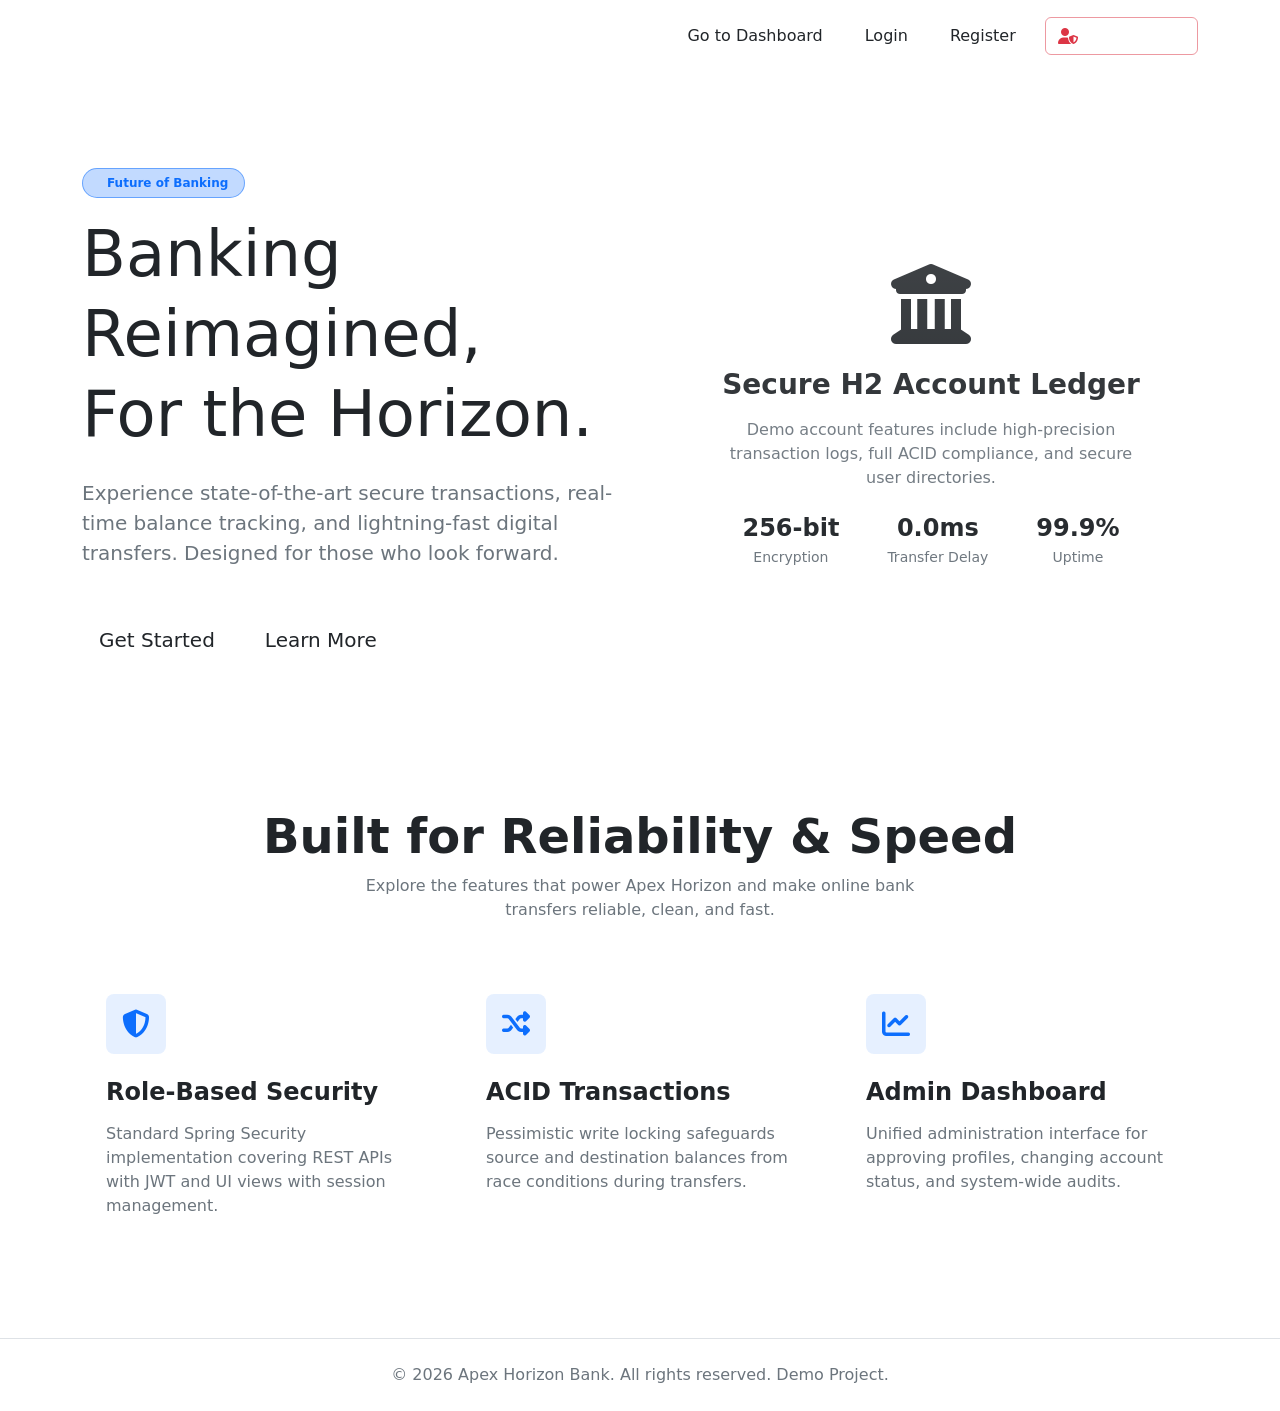
<file: src/main/resources/templates/index.html>
<!DOCTYPE html>
<html xmlns:th="http://www.thymeleaf.org">
<head>
    <meta charset="UTF-8">
    <meta name="viewport" content="width=device-width, initial-scale=1.0">
    <title>Apex Horizon Bank - Premium Digital Banking</title>
    <!-- Bootstrap 5 CSS -->
    <link href="https://cdn.jsdelivr.net/npm/bootstrap@5.3.0/dist/css/bootstrap.min.css" rel="stylesheet">
    <!-- FontAwesome for Icons -->
    <link href="https://cdnjs.cloudflare.com/ajax/libs/font-awesome/6.4.0/css/all.min.css" rel="stylesheet">
    <!-- Custom Design CSS -->
    <link rel="stylesheet" th:href="@{/css/style.css}">
</head>
<body>

    <!-- Header Navigation -->
    <nav class="navbar navbar-expand-lg navbar-dark navbar-custom py-3">
        <div class="container">
            <a class="navbar-brand d-flex align-items-center gap-2" href="#">
                <i class="fa-solid fa-cube text-gradient fs-3"></i>
                <span class="fw-bold tracking-tight">APEX HORIZON</span>
            </a>
            <button class="navbar-toggler" type="button" data-bs-toggle="collapse" data-bs-target="#navbarNav">
                <span class="navbar-toggler-icon"></span>
            </button>
            <div class="collapse navbar-collapse justify-content-end" id="navbarNav">
                <ul class="navbar-nav align-items-center gap-3">
                    <li class="nav-item"><a class="nav-link" href="#features">Features</a></li>
                    <li class="nav-item" th:if="${#authorization.expression('isAuthenticated()')}">
                        <a class="btn btn-primary-custom" th:href="@{/dashboard}">Go to Dashboard</a>
                    </li>
                    <li class="nav-item" th:if="${!#authorization.expression('isAuthenticated()')}">
                        <a class="btn btn-secondary-custom" th:href="@{/login}">Login</a>
                    </li>
                    <li class="nav-item" th:if="${!#authorization.expression('isAuthenticated()')}">
                        <a class="btn btn-primary-custom" th:href="@{/register}">Register</a>
                    </li>
                    <li class="nav-item">
                        <a class="btn btn-secondary-custom d-inline-flex align-items-center gap-2 border-danger border-opacity-50 text-white" th:href="@{/admin}">
                            <i class="fa-solid fa-user-shield text-danger"></i>
                            <span>Admin Panel</span>
                        </a>
                    </li>
                </ul>
            </div>
        </div>
    </nav>

    <!-- Hero Section -->
    <header class="container my-5 py-5 animate-fade-in">
        <div class="row align-items-center g-5">
            <div class="col-lg-6">
                <span class="badge bg-primary bg-opacity-25 text-primary border border-primary border-opacity-50 px-3 py-2 rounded-pill mb-3">
                    <i class="fa-solid fa-sparkles me-2"></i>Future of Banking
                </span>
                <h1 class="display-3 fw-extrabold mb-4 lh-sm">
                    Banking Reimagined, <br>
                    <span class="text-gradient">For the Horizon.</span>
                </h1>
                <p class="lead text-secondary mb-5">
                    Experience state-of-the-art secure transactions, real-time balance tracking, and lightning-fast digital transfers. Designed for those who look forward.
                </p>
                <div class="d-flex gap-3">
                    <a th:href="@{/register}" class="btn btn-primary-custom btn-lg">Get Started</a>
                    <a href="#features" class="btn btn-secondary-custom btn-lg">Learn More</a>
                </div>
            </div>
            <div class="col-lg-6 text-center">
                <div class="glass-card p-5 position-relative overflow-hidden" style="border-radius: 24px;">
                    <div class="position-absolute top-0 start-0 w-100 h-100 bg-gradient opacity-10" style="background: linear-gradient(135deg, var(--primary) 0%, var(--accent-cyan) 100%);"></div>
                    <i class="fa-solid fa-building-columns text-gradient display-1 mb-4"></i>
                    <h3 class="fw-bold mb-3">Secure H2 Account Ledger</h3>
                    <p class="text-secondary mb-4">Demo account features include high-precision transaction logs, full ACID compliance, and secure user directories.</p>
                    <div class="d-flex justify-content-center gap-5 text-center">
                        <div>
                            <h4 class="fw-bold mb-1 text-gradient">256-bit</h4>
                            <p class="small text-secondary mb-0">Encryption</p>
                        </div>
                        <div>
                            <h4 class="fw-bold mb-1 text-gradient">0.0ms</h4>
                            <p class="small text-secondary mb-0">Transfer Delay</p>
                        </div>
                        <div>
                            <h4 class="fw-bold mb-1 text-gradient">99.9%</h4>
                            <p class="small text-secondary mb-0">Uptime</p>
                        </div>
                    </div>
                </div>
            </div>
        </div>
    </header>

    <!-- Features Section -->
    <section id="features" class="container py-5 my-5">
        <div class="text-center mb-5">
            <h2 class="display-5 fw-bold">Built for Reliability & Speed</h2>
            <p class="text-secondary col-lg-6 mx-auto">Explore the features that power Apex Horizon and make online bank transfers reliable, clean, and fast.</p>
        </div>
        <div class="row g-4">
            <div class="col-md-4">
                <div class="glass-card p-4 h-100">
                    <div class="d-inline-flex p-3 rounded-3 bg-primary bg-opacity-10 text-primary mb-4">
                        <i class="fa-solid fa-shield-halved fs-3 text-gradient"></i>
                    </div>
                    <h4 class="fw-bold mb-3">Role-Based Security</h4>
                    <p class="text-secondary mb-0">Standard Spring Security implementation covering REST APIs with JWT and UI views with session management.</p>
                </div>
            </div>
            <div class="col-md-4">
                <div class="glass-card p-4 h-100">
                    <div class="d-inline-flex p-3 rounded-3 bg-primary bg-opacity-10 text-primary mb-4">
                        <i class="fa-solid fa-shuffle fs-3 text-gradient"></i>
                    </div>
                    <h4 class="fw-bold mb-3">ACID Transactions</h4>
                    <p class="text-secondary mb-0">Pessimistic write locking safeguards source and destination balances from race conditions during transfers.</p>
                </div>
            </div>
            <div class="col-md-4">
                <div class="glass-card p-4 h-100">
                    <div class="d-inline-flex p-3 rounded-3 bg-primary bg-opacity-10 text-primary mb-4">
                        <i class="fa-solid fa-chart-line fs-3 text-gradient"></i>
                    </div>
                    <h4 class="fw-bold mb-3">Admin Dashboard</h4>
                    <p class="text-secondary mb-0">Unified administration interface for approving profiles, changing account status, and system-wide audits.</p>
                </div>
            </div>
        </div>
    </section>

    <!-- Footer -->
    <footer class="border-top border-opacity-10 py-4 mt-5" style="border-color: var(--border-color);">
        <div class="container text-center">
            <p class="text-secondary mb-0">&copy; 2026 Apex Horizon Bank. All rights reserved. Demo Project.</p>
        </div>
    </footer>

    <!-- Bootstrap JS -->
    <script src="https://cdn.jsdelivr.net/npm/bootstrap@5.3.0/dist/js/bootstrap.bundle.min.js"></script>
</body>
</html>
</file>
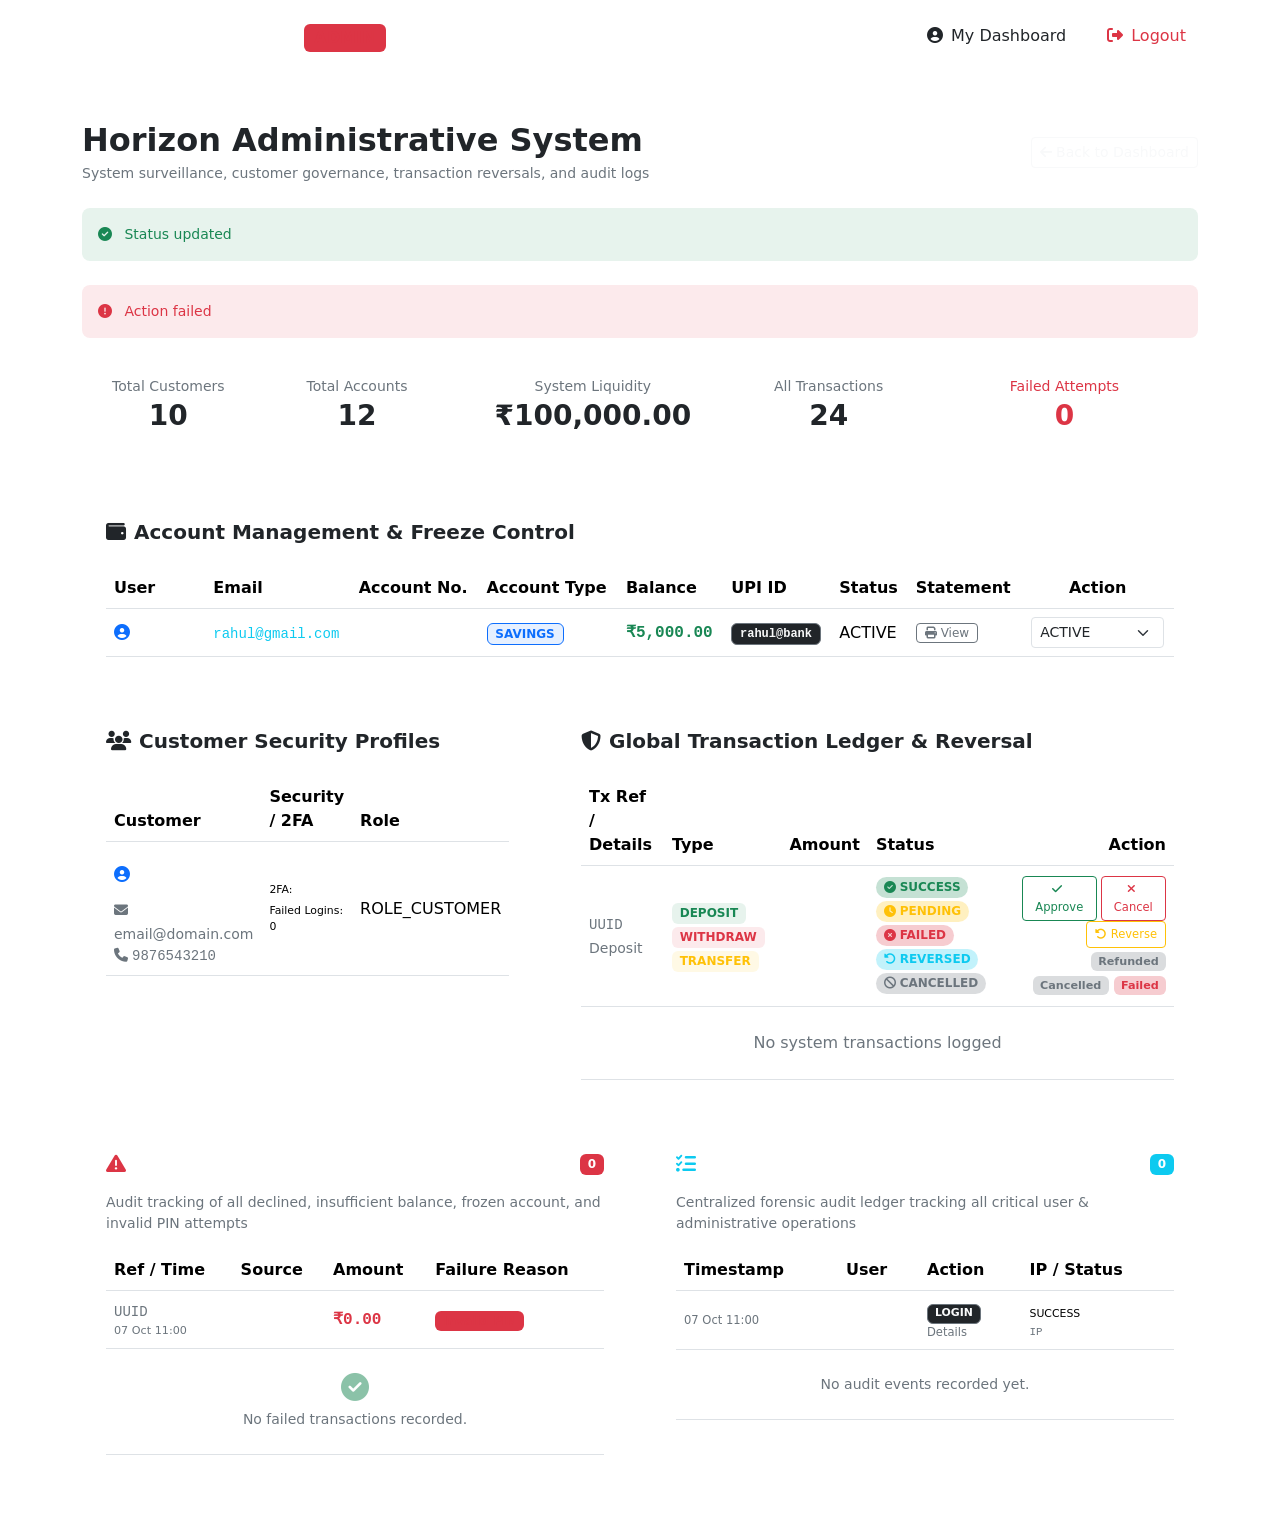
<file: src/main/resources/templates/admin.html>
<!DOCTYPE html>
<html xmlns:th="http://www.thymeleaf.org">
<head>
    <meta charset="UTF-8">
    <meta name="viewport" content="width=device-width, initial-scale=1.0">
    <title>Admin Panel - Apex Horizon Bank</title>
    <!-- Bootstrap 5 CSS -->
    <link href="https://cdn.jsdelivr.net/npm/bootstrap@5.3.0/dist/css/bootstrap.min.css" rel="stylesheet">
    <!-- FontAwesome for Icons -->
    <link href="https://cdnjs.cloudflare.com/ajax/libs/font-awesome/6.4.0/css/all.min.css" rel="stylesheet">
    <!-- Custom Design CSS -->
    <link rel="stylesheet" th:href="@{/css/style.css}">
</head>
<body>

    <!-- Header Navigation -->
    <nav class="navbar navbar-expand-lg navbar-dark navbar-custom sticky-top py-3">
        <div class="container">
            <a class="navbar-brand d-flex align-items-center gap-2" th:href="@{/}">
                <i class="fa-solid fa-cube text-gradient fs-3"></i>
                <span class="fw-bold tracking-tight">APEX HORIZON <span class="badge bg-danger bg-opacity-20 text-danger ms-2 fs-6">ADMIN</span></span>
            </a>
            <button class="navbar-toggler" type="button" data-bs-toggle="collapse" data-bs-target="#adminNav">
                <span class="navbar-toggler-icon"></span>
            </button>
            <div class="collapse navbar-collapse justify-content-end" id="adminNav">
                <ul class="navbar-nav align-items-center gap-3">
                    <li class="nav-item">
                        <a class="btn btn-secondary-custom" th:href="@{/dashboard}"><i class="fa-solid fa-circle-user me-2"></i>My Dashboard</a>
                    </li>
                    <li class="nav-item">
                        <form th:action="@{/logout}" method="post">
                            <button type="submit" class="btn btn-outline-danger border-0"><i class="fa-solid fa-right-from-bracket me-2"></i>Logout</button>
                        </form>
                    </li>
                </ul>
            </div>
        </div>
    </nav>

    <div class="container py-5 animate-fade-in">
        <div class="d-flex justify-content-between align-items-center mb-4 flex-wrap gap-2">
            <div>
                <h2 class="fw-bold mb-1">Horizon Administrative System</h2>
                <p class="text-secondary small mb-0">System surveillance, customer governance, transaction reversals, and audit logs</p>
            </div>
            <a th:href="@{/dashboard}" class="btn btn-outline-light btn-sm"><i class="fa-solid fa-arrow-left me-1"></i>Back to Dashboard</a>
        </div>

        <!-- Alert messages -->
        <div th:if="${success}" class="alert alert-success border-0 bg-success bg-opacity-10 text-success small rounded-3 mb-4" role="alert">
            <i class="fa-solid fa-circle-check me-2"></i> <span th:text="${success}">Status updated</span>
        </div>
        <div th:if="${error}" class="alert alert-danger border-0 bg-danger bg-opacity-10 text-danger small rounded-3 mb-4" role="alert">
            <i class="fa-solid fa-circle-exclamation me-2"></i> <span th:text="${error}">Action failed</span>
        </div>

        <!-- Metrics Row -->
        <div class="row g-3 mb-5">
            <div class="col-sm-6 col-md-4 col-lg-2">
                <div class="glass-card p-3 text-center h-100">
                    <h6 class="text-secondary small mb-1">Total Customers</h6>
                    <h3 class="fw-bold mb-0 text-gradient" th:text="${#lists.size(users)}">10</h3>
                </div>
            </div>
            <div class="col-sm-6 col-md-4 col-lg-2">
                <div class="glass-card p-3 text-center h-100">
                    <h6 class="text-secondary small mb-1">Total Accounts</h6>
                    <h3 class="fw-bold mb-0 text-gradient" th:text="${#lists.size(accounts)}">12</h3>
                </div>
            </div>
            <div class="col-sm-6 col-md-4 col-lg-3">
                <div class="glass-card p-3 text-center h-100">
                    <h6 class="text-secondary small mb-1">System Liquidity</h6>
                    <h3 class="fw-bold mb-0 text-gradient">₹<span th:text="${#numbers.formatDecimal(totalLiquidity, 1, 'COMMA', 2, 'POINT')}">100,000.00</span></h3>
                </div>
            </div>
            <div class="col-sm-6 col-md-4 col-lg-2">
                <div class="glass-card p-3 text-center h-100">
                    <h6 class="text-secondary small mb-1">All Transactions</h6>
                    <h3 class="fw-bold mb-0 text-gradient" th:text="${#lists.size(transactions)}">24</h3>
                </div>
            </div>
            <div class="col-sm-6 col-md-4 col-lg-3">
                <div class="glass-card p-3 text-center h-100">
                    <h6 class="text-danger small mb-1">Failed Attempts</h6>
                    <h3 class="fw-bold mb-0 text-danger" th:text="${#lists.size(failedTransactions)}">0</h3>
                </div>
            </div>
        </div>

        <!-- Section 1: Account Management Panel -->
        <div class="glass-card p-4 mb-4">
            <h5 class="fw-bold mb-4 text-gradient"><i class="fa-solid fa-wallet me-2"></i>Account Management & Freeze Control</h5>
            <div class="table-responsive">
                <table class="table table-custom align-middle mb-0">
                    <thead>
                        <tr>
                            <th>User</th>
                            <th>Email</th>
                            <th>Account No.</th>
                            <th>Account Type</th>
                            <th>Balance</th>
                            <th>UPI ID</th>
                            <th>Status</th>
                            <th>Statement</th>
                            <th class="text-center">Action</th>
                        </tr>
                    </thead>
                    <tbody>
                        <tr th:each="acc : ${accounts}">
                            <td class="fw-bold text-white">
                                <i class="fa-solid fa-circle-user text-primary me-2"></i>
                                <span th:text="${acc.userFullName != null and !#strings.isEmpty(acc.userFullName) ? acc.userFullName : acc.userUsername}">Rahul</span>
                            </td>
                            <td>
                                <span class="text-info font-monospace small" th:text="${acc.userEmail != null ? acc.userEmail : 'N/A'}">rahul@gmail.com</span>
                            </td>
                            <td class="fw-bold text-white font-monospace" th:text="${acc.accountNumber}">10001</td>
                            <td>
                                <span class="badge bg-primary bg-opacity-10 text-primary border border-primary border-opacity-20" th:text="${acc.accountType}">SAVINGS</span>
                            </td>
                            <td class="fw-bold text-success font-monospace">₹<span th:text="${#numbers.formatDecimal(acc.balance, 1, 'COMMA', 2, 'POINT')}">5,000.00</span></td>
                            <td>
                                <span class="badge bg-dark border border-secondary text-light font-monospace small" th:text="${acc.upiId != null and !#strings.isEmpty(acc.upiId) ? acc.upiId : 'N/A'}">rahul@bank</span>
                            </td>
                            <td>
                                <span th:class="${acc.status == 'ACTIVE' ? 'badge-active' : (acc.status == 'FROZEN' ? 'badge bg-warning bg-opacity-25 text-warning border border-warning' : 'badge-suspended')}" th:text="${acc.status}">ACTIVE</span>
                            </td>
                            <td>
                                <a th:href="@{'/accounts/' + ${acc.accountNumber} + '/statement'}" target="_blank" class="btn btn-outline-secondary btn-sm py-0 px-2" style="font-size: 0.75rem;">
                                    <i class="fa-solid fa-print me-1"></i>View
                                </a>
                            </td>
                            <td class="text-center">
                                <form th:action="@{/admin/accounts/update-status}" method="post" class="d-inline-flex gap-2">
                                    <input type="hidden" name="accountNumber" th:value="${acc.accountNumber}">
                                    <select name="status" class="form-select form-select-sm form-control-custom py-1" style="min-width: 130px;" onchange="this.form.submit()">
                                        <option value="ACTIVE" th:selected="${acc.status == 'ACTIVE'}">ACTIVE</option>
                                        <option value="FROZEN" th:selected="${acc.status == 'FROZEN'}">FROZEN</option>
                                        <option value="SUSPENDED" th:selected="${acc.status == 'SUSPENDED'}">SUSPENDED</option>
                                        <option value="CLOSED" th:selected="${acc.status == 'CLOSED'}">CLOSED</option>
                                    </select>
                                </form>
                            </td>
                        </tr>
                    </tbody>
                </table>
            </div>
        </div>

        <!-- Section 2: Users Directory & Global Transaction Ledger with Reversal -->
        <div class="row g-4 mb-4">
            <!-- Users Directory -->
            <div class="col-lg-5">
                <div class="glass-card p-4 h-100">
                    <h5 class="fw-bold mb-4 text-gradient"><i class="fa-solid fa-users me-2"></i>Customer Security Profiles</h5>
                    <div class="table-responsive" style="max-height: 440px; overflow-y: auto;">
                        <table class="table table-custom align-middle mb-0">
                            <thead>
                                <tr>
                                    <th>Customer</th>
                                    <th>Security / 2FA</th>
                                    <th>Role</th>
                                </tr>
                            </thead>
                            <tbody>
                                <tr th:each="u : ${users}">
                                    <td>
                                        <div class="fw-bold text-white d-flex align-items-center gap-2">
                                            <i class="fa-solid fa-circle-user text-primary"></i>
                                            <span th:text="${u.fullName != null and !#strings.isEmpty(u.fullName) ? u.fullName : u.username}">User FullName</span>
                                        </div>
                                        <small class="text-secondary"><i class="fa-solid fa-envelope me-1"></i><span th:text="${u.email}">email@domain.com</span></small>
                                        <div class="text-secondary small font-monospace" th:if="${u.phone != null}"><i class="fa-solid fa-phone me-1"></i><span th:text="${u.phone}">9876543210</span></div>
                                    </td>
                                    <td>
                                        <div class="d-flex flex-column gap-1">
                                            <span th:class="${(u.twoFactorEnabled != null and u.twoFactorEnabled) ? 'badge bg-success bg-opacity-25 text-success' : 'badge bg-secondary bg-opacity-25 text-secondary'}" style="font-size: 0.68rem;">
                                                2FA: <span th:text="${(u.twoFactorEnabled != null and u.twoFactorEnabled) ? 'ON' : 'OFF'}"></span>
                                            </span>
                                            <span th:class="${(u.failedLoginAttempts != null and u.failedLoginAttempts > 0) ? 'badge bg-danger bg-opacity-25 text-danger' : 'badge bg-secondary bg-opacity-10 text-secondary'}" style="font-size: 0.68rem;">
                                                Failed Logins: <span th:text="${u.failedLoginAttempts != null ? u.failedLoginAttempts : 0}">0</span>
                                            </span>
                                        </div>
                                    </td>
                                    <td>
                                        <div class="d-flex align-items-center gap-2">
                                            <span th:class="${u.role.name() == 'ROLE_ADMIN' ? 'badge bg-danger bg-opacity-25 text-danger border border-danger' : 'badge bg-primary bg-opacity-20 text-primary border border-primary border-opacity-30'}" th:text="${u.role.name()}">ROLE_CUSTOMER</span>
                                            <form th:action="@{/admin/users/update-role}" method="post" class="d-inline" th:if="${u.role.name() != 'ROLE_ADMIN'}">
                                                <input type="hidden" name="username" th:value="${u.username}">
                                                <input type="hidden" name="role" value="ROLE_ADMIN">
                                                <button type="submit" class="btn btn-outline-warning btn-sm py-0 px-2" style="font-size: 0.72rem;" title="Promote to Administrator">
                                                    <i class="fa-solid fa-crown me-1"></i>Promote
                                                </button>
                                            </form>
                                        </div>
                                    </td>
                                </tr>
                            </tbody>
                        </table>
                    </div>
                </div>
            </div>

            <!-- Global Transaction Ledger with Reversal Option -->
            <div class="col-lg-7">
                <div class="glass-card p-4 h-100">
                    <h5 class="fw-bold mb-4 text-gradient"><i class="fa-solid fa-shield-halved me-2"></i>Global Transaction Ledger & Reversal</h5>
                    <div class="table-responsive" style="max-height: 440px; overflow-y: auto;">
                        <table class="table table-custom align-middle mb-0">
                            <thead>
                                <tr>
                                    <th>Tx Ref / Details</th>
                                    <th>Type</th>
                                    <th>Amount</th>
                                    <th>Status</th>
                                    <th class="text-end">Action</th>
                                </tr>
                            </thead>
                            <tbody>
                                <tr th:each="tx : ${transactions}">
                                    <td>
                                        <span class="font-monospace text-secondary small" th:text="${#strings.abbreviate(tx.transactionReference, 8)}">UUID</span>
                                        <br>
                                        <small class="text-secondary" th:text="${tx.description}">Deposit</small>
                                    </td>
                                    <td>
                                        <span th:if="${tx.type == 'DEPOSIT'}" class="badge bg-success bg-opacity-10 text-success">DEPOSIT</span>
                                        <span th:if="${tx.type == 'WITHDRAWAL'}" class="badge bg-danger bg-opacity-10 text-danger">WITHDRAW</span>
                                        <span th:if="${tx.type == 'TRANSFER'}" class="badge bg-warning bg-opacity-10 text-warning">TRANSFER</span>
                                    </td>
                                    <td class="fw-bold text-white font-monospace">₹<span th:text="${#numbers.formatDecimal(tx.amount, 1, 'COMMA', 2, 'POINT')}">100.00</span></td>
                                    <td>
                                        <span th:if="${tx.status == 'SUCCESS'}" class="badge bg-success bg-opacity-25 text-success rounded-pill">
                                            <i class="fa-solid fa-circle-check me-1"></i>SUCCESS
                                        </span>
                                        <span th:if="${tx.status == 'PENDING'}" class="badge bg-warning bg-opacity-25 text-warning rounded-pill">
                                            <i class="fa-solid fa-clock me-1"></i>PENDING
                                        </span>
                                        <span th:if="${tx.status == 'FAILED'}" class="badge bg-danger bg-opacity-25 text-danger rounded-pill" th:title="${tx.failureReason}">
                                            <i class="fa-solid fa-circle-xmark me-1"></i>FAILED
                                        </span>
                                        <span th:if="${tx.status == 'REVERSED'}" class="badge bg-info bg-opacity-25 text-info rounded-pill" th:title="${tx.reversalReference}">
                                            <i class="fa-solid fa-rotate-left me-1"></i>REVERSED
                                        </span>
                                        <span th:if="${tx.status == 'CANCELLED'}" class="badge bg-secondary bg-opacity-25 text-secondary rounded-pill" th:title="${tx.cancellationReason}">
                                            <i class="fa-solid fa-ban me-1"></i>CANCELLED
                                        </span>
                                        <div th:if="${tx.failureReason != null}" class="text-danger small mt-1" style="font-size: 0.68rem;" th:text="${tx.failureReason}"></div>
                                        <div th:if="${tx.cancellationReason != null}" class="text-secondary small mt-1" style="font-size: 0.68rem;" th:text="${tx.cancellationReason}"></div>
                                    </td>
                                    <td class="text-end">
                                        <!-- Actions for PENDING -->
                                        <div th:if="${tx.status == 'PENDING'}" class="d-inline-flex gap-1">
                                            <form th:action="@{'/admin/transactions/approve/' + ${tx.transactionReference}}" method="post" class="d-inline"
                                                  onsubmit="return confirm('Approve and execute this pending transaction now?')">
                                                <button type="submit" class="btn btn-outline-success btn-sm py-1 px-2" style="font-size: 0.72rem;">
                                                    <i class="fa-solid fa-check me-1"></i>Approve
                                                </button>
                                            </form>
                                            <form th:action="@{'/admin/transactions/cancel/' + ${tx.transactionReference}}" method="post" class="d-inline"
                                                  onsubmit="return confirm('Cancel/reject this pending transaction?')">
                                                <button type="submit" class="btn btn-outline-danger btn-sm py-1 px-2" style="font-size: 0.72rem;">
                                                    <i class="fa-solid fa-xmark me-1"></i>Cancel
                                                </button>
                                            </form>
                                        </div>
                                        <!-- Actions for SUCCESS -->
                                        <form th:if="${tx.status == 'SUCCESS' and (tx.reversalReference == null or #strings.isEmpty(tx.reversalReference))}"
                                              th:action="@{'/admin/transactions/reverse/' + ${tx.transactionReference}}"
                                              method="post" class="d-inline"
                                              onsubmit="return confirm('Reverse / refund this transaction back to the source account?')">
                                            <button type="submit" class="btn btn-outline-warning btn-sm py-1 px-2" style="font-size: 0.72rem;">
                                                <i class="fa-solid fa-rotate-left me-1"></i>Reverse
                                            </button>
                                        </form>
                                        <!-- Chips for terminal states -->
                                        <span th:if="${tx.status == 'REVERSED'}" class="badge bg-secondary bg-opacity-25 text-secondary" style="font-size: 0.7rem;">
                                            Refunded
                                        </span>
                                        <span th:if="${tx.status == 'CANCELLED'}" class="badge bg-secondary bg-opacity-25 text-secondary" style="font-size: 0.7rem;">
                                            Cancelled
                                        </span>
                                        <span th:if="${tx.status == 'FAILED'}" class="badge bg-danger bg-opacity-25 text-danger" style="font-size: 0.7rem;">
                                            Failed
                                        </span>
                                    </td>
                                </tr>
                                <tr th:if="${#lists.isEmpty(transactions)}">
                                    <td colspan="5" class="text-center text-secondary py-4">No system transactions logged</td>
                                </tr>
                            </tbody>
                        </table>
                    </div>
                </div>
            </div>
        </div>

        <!-- Section 3: Failed Transactions Tracking & Audit Trail -->
        <div class="row g-4">
            <!-- Failed Transactions Tracking -->
            <div class="col-lg-6">
                <div class="glass-card p-4 h-100">
                    <div class="d-flex justify-content-between align-items-center mb-3">
                        <h5 class="fw-bold mb-0 text-white"><i class="fa-solid fa-triangle-exclamation text-danger me-2"></i>Failed Transactions Monitor</h5>
                        <span class="badge bg-danger" th:text="${#lists.size(failedTransactions)}">0</span>
                    </div>
                    <p class="text-secondary small mb-3">Audit tracking of all declined, insufficient balance, frozen account, and invalid PIN attempts</p>
                    <div class="table-responsive" style="max-height: 380px; overflow-y: auto;">
                        <table class="table table-custom align-middle mb-0">
                            <thead>
                                <tr>
                                    <th>Ref / Time</th>
                                    <th>Source</th>
                                    <th>Amount</th>
                                    <th>Failure Reason</th>
                                </tr>
                            </thead>
                            <tbody>
                                <tr th:each="ftx : ${failedTransactions}">
                                    <td>
                                        <span class="font-monospace text-secondary small" th:text="${#strings.abbreviate(ftx.transactionReference, 8)}">UUID</span>
                                        <div class="text-secondary" style="font-size: 0.7rem;" th:text="${#temporals.format(ftx.timestamp, 'dd MMM HH:mm')}">07 Oct 11:00</div>
                                    </td>
                                    <td>
                                        <span class="font-monospace text-white small" th:text="${ftx.sourceAccountNumber != null ? ftx.sourceAccountNumber : 'N/A'}">10001</span>
                                    </td>
                                    <td class="font-monospace text-danger fw-bold">₹<span th:text="${#numbers.formatDecimal(ftx.amount, 1, 'COMMA', 2, 'POINT')}">0.00</span></td>
                                    <td>
                                        <span class="badge bg-danger bg-opacity-20 text-danger" th:text="${ftx.failureReason}">Invalid PIN</span>
                                    </td>
                                </tr>
                                <tr th:if="${#lists.isEmpty(failedTransactions)}">
                                    <td colspan="4" class="text-center text-secondary py-4 small">
                                        <i class="fa-solid fa-circle-check fs-3 d-block mb-2 text-success opacity-50"></i>
                                        No failed transactions recorded.
                                    </td>
                                </tr>
                            </tbody>
                        </table>
                    </div>
                </div>
            </div>

            <!-- Full System Security Audit Trail -->
            <div class="col-lg-6">
                <div class="glass-card p-4 h-100">
                    <div class="d-flex justify-content-between align-items-center mb-3">
                        <h5 class="fw-bold mb-0 text-white"><i class="fa-solid fa-list-check text-info me-2"></i>Security Audit Log</h5>
                        <span class="badge bg-info" th:text="${#lists.size(auditLogs)}">0</span>
                    </div>
                    <p class="text-secondary small mb-3">Centralized forensic audit ledger tracking all critical user & administrative operations</p>
                    <div class="table-responsive" style="max-height: 380px; overflow-y: auto;">
                        <table class="table table-custom align-middle mb-0">
                            <thead>
                                <tr>
                                    <th>Timestamp</th>
                                    <th>User</th>
                                    <th>Action</th>
                                    <th>IP / Status</th>
                                </tr>
                            </thead>
                            <tbody>
                                <tr th:each="log : ${auditLogs}">
                                    <td class="text-secondary small" style="font-size: 0.72rem;" th:text="${#temporals.format(log.timestamp, 'dd MMM HH:mm')}">07 Oct 11:00</td>
                                    <td class="fw-bold text-white small font-monospace" th:text="${log.username}">user1</td>
                                    <td>
                                        <span class="badge bg-dark border border-secondary text-light" style="font-size: 0.68rem;" th:text="${log.action}">LOGIN</span>
                                        <div class="text-secondary" style="font-size: 0.72rem;" th:text="${log.details}">Details</div>
                                    </td>
                                    <td>
                                        <span th:class="${log.status == 'SUCCESS' ? 'badge bg-success bg-opacity-25 text-success' : (log.status == 'LOCKED' ? 'badge bg-danger' : 'badge bg-warning bg-opacity-25 text-warning')}"
                                              style="font-size: 0.68rem;" th:text="${log.status}">SUCCESS</span>
                                        <div class="text-secondary font-monospace" style="font-size: 0.68rem;" th:text="${log.ipAddress != null ? log.ipAddress : '127.0.0.1'}">IP</div>
                                    </td>
                                </tr>
                                <tr th:if="${#lists.isEmpty(auditLogs)}">
                                    <td colspan="4" class="text-center text-secondary py-4 small">
                                        No audit events recorded yet.
                                    </td>
                                </tr>
                            </tbody>
                        </table>
                    </div>
                </div>
            </div>
        </div>
    </div>

    <!-- Bootstrap JS -->
    <script src="https://cdn.jsdelivr.net/npm/bootstrap@5.3.0/dist/js/bootstrap.bundle.min.js"></script>
</body>
</html>
</file>
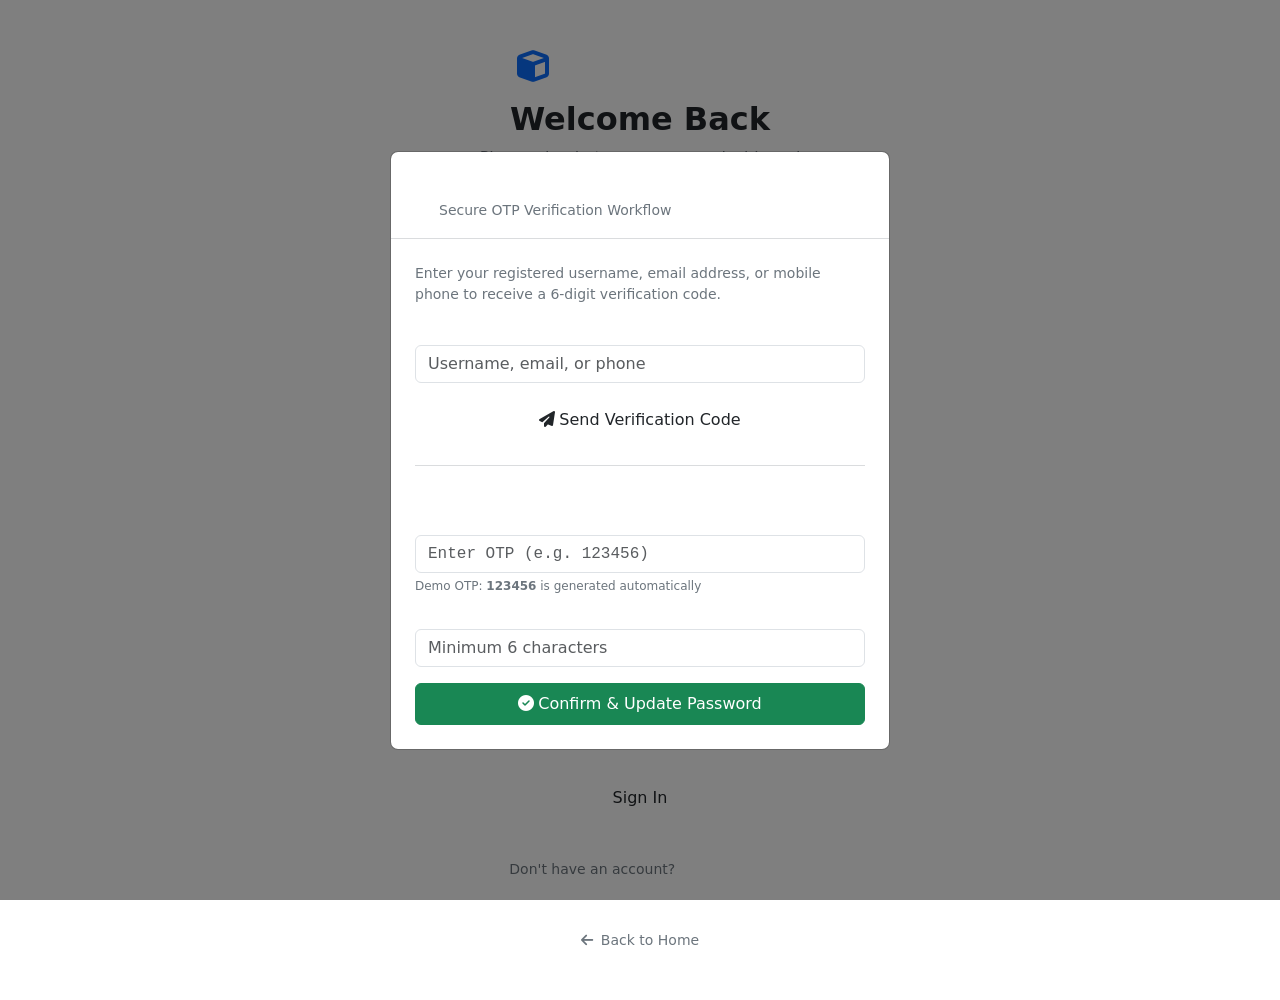
<file: src/main/resources/templates/login.html>
<!DOCTYPE html>
<html xmlns:th="http://www.thymeleaf.org">
<head>
    <meta charset="UTF-8">
    <meta name="viewport" content="width=device-width, initial-scale=1.0">
    <title>Login - Apex Horizon Bank</title>
    <!-- Bootstrap 5 CSS -->
    <link href="https://cdn.jsdelivr.net/npm/bootstrap@5.3.0/dist/css/bootstrap.min.css" rel="stylesheet">
    <!-- FontAwesome for Icons -->
    <link href="https://cdnjs.cloudflare.com/ajax/libs/font-awesome/6.4.0/css/all.min.css" rel="stylesheet">
    <!-- Custom Design CSS -->
    <link rel="stylesheet" th:href="@{/css/style.css}">
</head>
<body class="d-flex align-items-center justify-content-center py-5" style="min-height: 100vh;">

    <div class="container animate-fade-in" style="max-width: 450px;">
        <div class="text-center mb-4">
            <a th:href="@{/}" class="d-inline-flex align-items-center gap-2 text-decoration-none mb-3">
                <i class="fa-solid fa-cube text-gradient fs-2"></i>
                <span class="fw-bold tracking-tight text-white fs-4">APEX HORIZON</span>
            </a>
            <h2 class="fw-bold">Welcome Back</h2>
            <p class="text-secondary">Please sign in to access your dashboard</p>
        </div>

        <div class="glass-card p-4">
            <!-- Alert for errors -->
            <div th:if="${param.error}" class="alert alert-danger border-0 bg-danger bg-opacity-10 text-danger small rounded-3 mb-4" role="alert">
                <i class="fa-solid fa-circle-exclamation me-2"></i> Invalid username or password.
            </div>

            <!-- Alert for account lockout -->
            <div th:if="${param.locked}" class="alert alert-warning border-0 bg-warning bg-opacity-10 text-warning small rounded-3 mb-4" role="alert">
                <i class="fa-solid fa-shield-halved me-2"></i> <strong>Account Locked:</strong> 5 failed login attempts detected. Try again in 15 minutes or reset your password below.
            </div>

            <!-- Alert for success / reset -->
            <div th:if="${success}" class="alert alert-success border-0 bg-success bg-opacity-10 text-success small rounded-3 mb-4" role="alert">
                <i class="fa-solid fa-circle-check me-2"></i> <span th:text="${success}">Password reset successfully!</span>
            </div>

            <!-- Alert for logout -->
            <div th:if="${param.logout}" class="alert alert-success border-0 bg-success bg-opacity-10 text-success small rounded-3 mb-4" role="alert">
                <i class="fa-solid fa-circle-check me-2"></i> You have been successfully logged out.
            </div>
            
            <!-- Login Form -->
            <form th:action="@{/login}" method="post">
                <div class="mb-3">
                    <label for="username" class="form-label-custom">Username, Email, or Phone</label>
                    <div class="input-group">
                        <span class="input-group-text bg-transparent border-end-0 border-opacity-10" style="border-color: var(--border-color); color: var(--text-secondary);">
                            <i class="fa-solid fa-user"></i>
                        </span>
                        <input type="text" id="username" name="username" class="form-control form-control-custom border-start-0" placeholder="Enter username, email or phone" required autofocus>
                    </div>
                </div>

                <div class="mb-3">
                    <label for="password" class="form-label-custom">Password</label>
                    <div class="input-group">
                        <span class="input-group-text bg-transparent border-end-0 border-opacity-10" style="border-color: var(--border-color); color: var(--text-secondary);">
                            <i class="fa-solid fa-lock"></i>
                        </span>
                        <input type="password" id="password" name="password" class="form-control form-control-custom border-start-0" placeholder="••••••••" required>
                    </div>
                </div>

                <div class="d-flex justify-content-between align-items-center mb-4">
                    <span class="text-secondary small"><i class="fa-solid fa-shield-halved text-success me-1"></i>256-bit Encrypted</span>
                    <a href="javascript:void(0)" data-bs-toggle="modal" data-bs-target="#forgotPasswordModal" class="small text-info text-decoration-none">
                        Forgot Password?
                    </a>
                </div>

                <button type="submit" class="btn btn-primary-custom w-100 py-3 mb-3">Sign In</button>
            </form>

            <div class="text-center mt-3">
                <p class="small text-secondary mb-0">Don't have an account? 
                    <a th:href="@{/register}" class="text-white fw-medium text-decoration-none hover-underline">Register now</a>
                </p>
            </div>
        </div>
        
        <div class="text-center mt-4">
            <a th:href="@{/}" class="small text-secondary text-decoration-none"><i class="fa-solid fa-arrow-left me-2"></i>Back to Home</a>
        </div>
    </div>

    <!-- Forgot Password Modal -->
    <div class="modal fade" id="forgotPasswordModal" tabindex="-1" aria-labelledby="forgotPasswordModalLabel" aria-hidden="true">
        <div class="modal-dialog modal-dialog-centered">
            <div class="modal-content text-white">
                <div class="modal-header border-bottom border-secondary border-opacity-25 pb-3">
                    <div class="d-flex align-items-center gap-3">
                        <div class="modal-icon-badge modal-icon-cyan">
                            <i class="fa-solid fa-key"></i>
                        </div>
                        <div>
                            <h5 class="modal-title fw-bold mb-0 text-white" id="forgotPasswordModalLabel">Reset Password</h5>
                            <span class="text-secondary small">Secure OTP Verification Workflow</span>
                        </div>
                    </div>
                    <button type="button" class="btn-close btn-close-white" data-bs-dismiss="modal" aria-label="Close"></button>
                </div>
                <div class="modal-body p-4">
                    <!-- Step 1: Send OTP -->
                    <div id="forgotStep1">
                        <p class="text-secondary small mb-3">Enter your registered username, email address, or mobile phone to receive a 6-digit verification code.</p>
                        <form id="sendOtpForm" th:action="@{/forgot-password/send-otp}" method="post">
                            <div class="mb-3">
                                <label class="form-label-custom">Registered Identifier</label>
                                <input type="text" id="resetIdentifier" name="identifier" class="form-control form-control-custom" placeholder="Username, email, or phone" required>
                            </div>
                            <button type="submit" class="btn btn-primary-custom w-100 py-2">
                                <i class="fa-solid fa-paper-plane me-1"></i>Send Verification Code
                            </button>
                        </form>
                    </div>

                    <!-- Step 2: Enter OTP & New Password -->
                    <div id="forgotStep2" class="mt-4 pt-3 border-top border-secondary border-opacity-25">
                        <div class="d-flex align-items-center gap-2 mb-2">
                            <span class="badge-soft-primary px-2 py-0.5 rounded-pill small">Step 2</span>
                            <span class="small text-white fw-bold">Enter OTP & Set New Password</span>
                        </div>
                        <form th:action="@{/forgot-password/reset}" method="post">
                            <input type="hidden" id="hiddenResetId" name="identifier" th:value="${resetIdentifier != null ? resetIdentifier : ''}">
                            <div class="mb-2">
                                <label class="form-label-custom small">6-Digit OTP Code</label>
                                <input type="text" name="otp" class="form-control form-control-custom font-monospace" placeholder="Enter OTP (e.g. 123456)" maxlength="6" required>
                                <small class="text-secondary" style="font-size: 0.75rem;">Demo OTP: <strong>123456</strong> is generated automatically</small>
                            </div>
                            <div class="mb-2">
                                <label class="form-label-custom small">New Password</label>
                                <input type="password" name="newPassword" class="form-control form-control-custom" placeholder="Minimum 6 characters" minlength="6" required>
                            </div>
                            <button type="submit" class="btn btn-success w-100 py-2 mt-2">
                                <i class="fa-solid fa-circle-check me-1"></i>Confirm & Update Password
                            </button>
                        </form>
                    </div>
                </div>
            </div>
        </div>
    </div>

    <!-- Bootstrap JS -->
    <script src="https://cdn.jsdelivr.net/npm/bootstrap@5.3.0/dist/js/bootstrap.bundle.min.js"></script>
    <script>
        const loginForm = document.querySelector('form');
        if (loginForm) {
            loginForm.addEventListener('submit', function() {
                var usernameInput = document.getElementById('username');
                if (usernameInput) {
                    usernameInput.value = usernameInput.value.trim();
                }
                var passwordInput = document.getElementById('password');
                if (passwordInput) {
                    passwordInput.value = passwordInput.value.trim();
                }
            });
        }

        // Sync identifier between Step 1 and Step 2
        const resetInput = document.getElementById('resetIdentifier');
        const hiddenReset = document.getElementById('hiddenResetId');
        if (resetInput && hiddenReset) {
            resetInput.addEventListener('input', function() {
                hiddenReset.value = resetInput.value.trim();
            });
        }
    </script>
    <script th:if="${resetIdentifier != null}">
        document.addEventListener('DOMContentLoaded', function() {
            const modalEl = document.getElementById('forgotPasswordModal');
            if (modalEl) {
                const modal = bootstrap.Modal.getOrCreateInstance(modalEl);
                modal.show();
            }
        });
    </script>
</body>
</html>
</file>
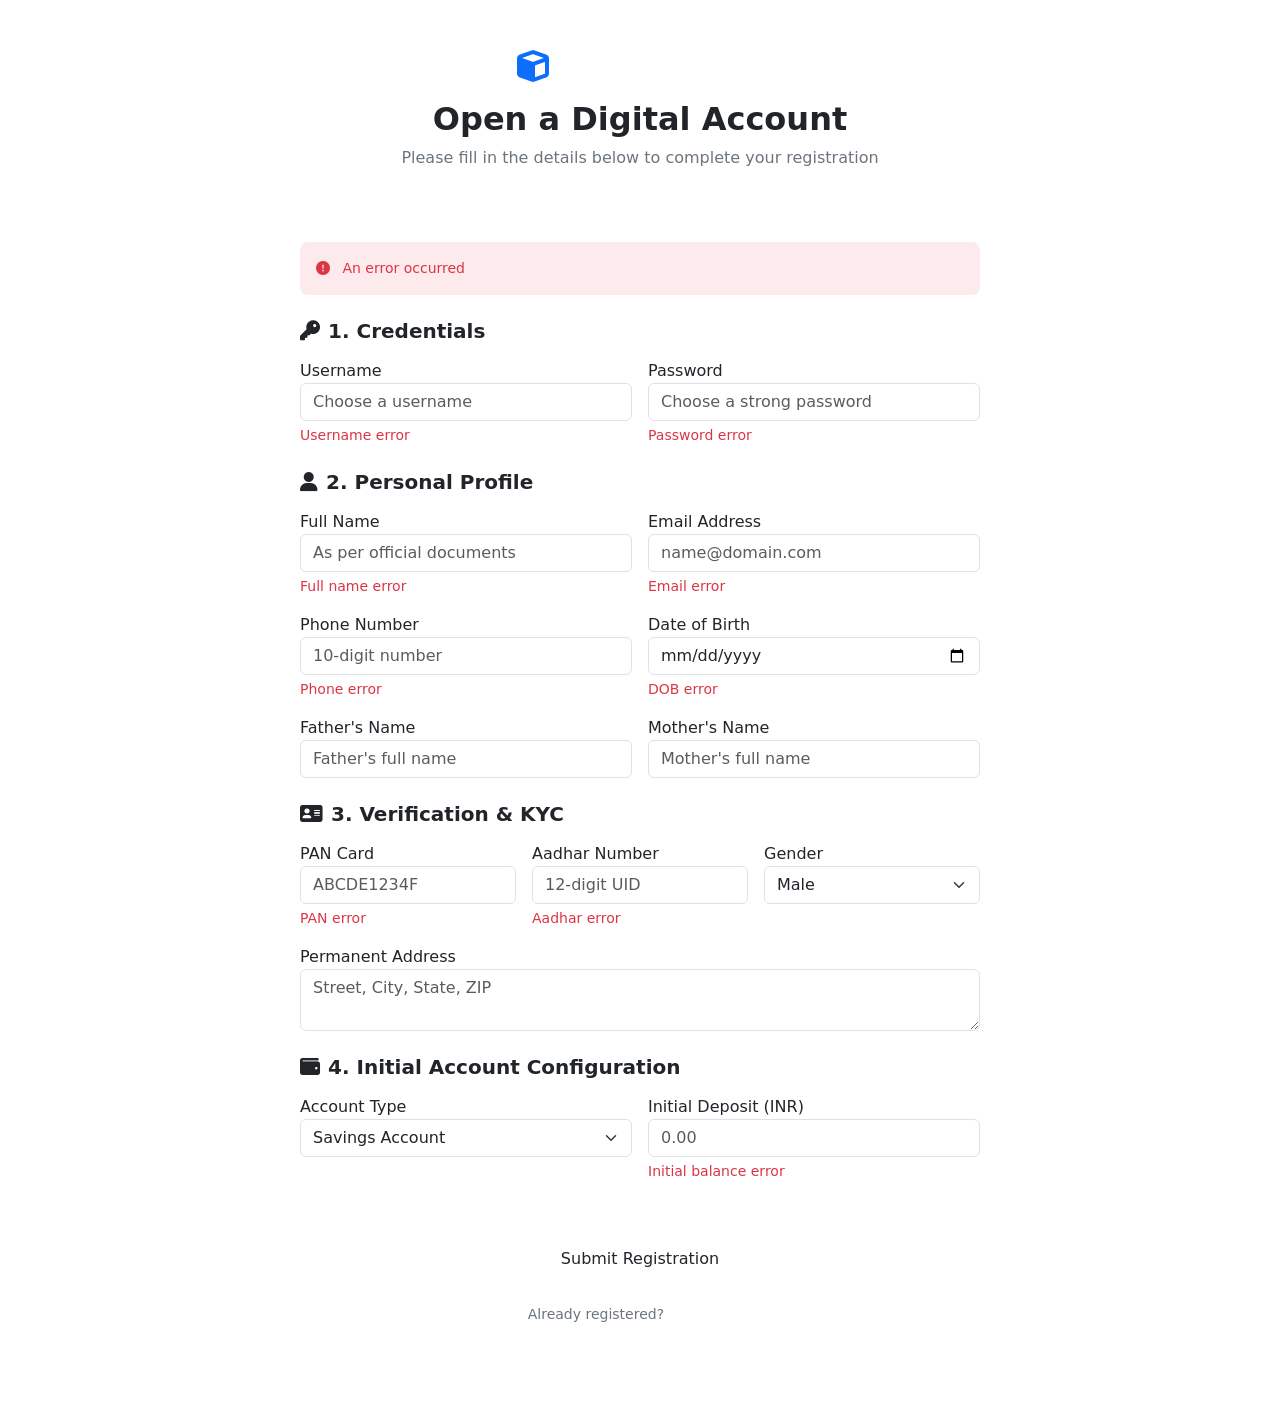
<file: src/main/resources/templates/register.html>
<!DOCTYPE html>
<html xmlns:th="http://www.thymeleaf.org">
<head>
    <meta charset="UTF-8">
    <meta name="viewport" content="width=device-width, initial-scale=1.0">
    <title>Create Account - Apex Horizon Bank</title>
    <!-- Bootstrap 5 CSS -->
    <link href="https://cdn.jsdelivr.net/npm/bootstrap@5.3.0/dist/css/bootstrap.min.css" rel="stylesheet">
    <!-- FontAwesome for Icons -->
    <link href="https://cdnjs.cloudflare.com/ajax/libs/font-awesome/6.4.0/css/all.min.css" rel="stylesheet">
    <!-- Custom Design CSS -->
    <link rel="stylesheet" th:href="@{/css/style.css}">
</head>
<body class="py-5">

    <div class="container animate-fade-in" style="max-width: 800px;">
        <div class="text-center mb-4">
            <a th:href="@{/}" class="d-inline-flex align-items-center gap-2 text-decoration-none mb-3">
                <i class="fa-solid fa-cube text-gradient fs-2"></i>
                <span class="fw-bold tracking-tight text-white fs-4">APEX HORIZON</span>
            </a>
            <h2 class="fw-bold">Open a Digital Account</h2>
            <p class="text-secondary">Please fill in the details below to complete your registration</p>
        </div>

        <div class="glass-card p-4 p-md-5">
            <!-- Alert for backend error messages -->
            <div th:if="${error}" class="alert alert-danger border-0 bg-danger bg-opacity-10 text-danger small rounded-3 mb-4" role="alert">
                <i class="fa-solid fa-circle-exclamation me-2"></i> <span th:text="${error}">An error occurred</span>
            </div>

            <form th:action="@{/register}" method="post" th:object="${registerRequest}">
                
                <!-- Section 1: Credentials -->
                <h5 class="fw-bold text-gradient mb-3"><i class="fa-solid fa-key me-2"></i>1. Credentials</h5>
                <div class="row g-3 mb-4">
                    <div class="col-md-6">
                        <label for="username" class="form-label-custom">Username</label>
                        <input type="text" id="username" th:field="*{username}" class="form-control form-control-custom" placeholder="Choose a username" required>
                        <div class="text-danger small mt-1" th:if="${#fields.hasErrors('username')}" th:errors="*{username}">Username error</div>
                    </div>
                    <div class="col-md-6">
                        <label for="password" class="form-label-custom">Password</label>
                        <input type="password" id="password" th:field="*{password}" class="form-control form-control-custom" placeholder="Choose a strong password" required>
                        <div class="text-danger small mt-1" th:if="${#fields.hasErrors('password')}" th:errors="*{password}">Password error</div>
                    </div>
                </div>

                <!-- Section 2: Personal Profile -->
                <h5 class="fw-bold text-gradient mb-3"><i class="fa-solid fa-user me-2"></i>2. Personal Profile</h5>
                <div class="row g-3 mb-3">
                    <div class="col-md-6">
                        <label for="fullName" class="form-label-custom">Full Name</label>
                        <input type="text" id="fullName" th:field="*{fullName}" class="form-control form-control-custom" placeholder="As per official documents" required>
                        <div class="text-danger small mt-1" th:if="${#fields.hasErrors('fullName')}" th:errors="*{fullName}">Full name error</div>
                    </div>
                    <div class="col-md-6">
                        <label for="email" class="form-label-custom">Email Address</label>
                        <input type="email" id="email" th:field="*{email}" class="form-control form-control-custom" placeholder="name@domain.com" required>
                        <div class="text-danger small mt-1" th:if="${#fields.hasErrors('email')}" th:errors="*{email}">Email error</div>
                    </div>
                </div>

                <div class="row g-3 mb-3">
                    <div class="col-md-6">
                        <label for="phone" class="form-label-custom">Phone Number</label>
                        <input type="tel" id="phone" th:field="*{phone}" class="form-control form-control-custom" placeholder="10-digit number" required>
                        <div class="text-danger small mt-1" th:if="${#fields.hasErrors('phone')}" th:errors="*{phone}">Phone error</div>
                    </div>
                    <div class="col-md-6">
                        <label for="dob" class="form-label-custom">Date of Birth</label>
                        <input type="date" id="dob" th:field="*{dob}" class="form-control form-control-custom" required>
                        <div class="text-danger small mt-1" th:if="${#fields.hasErrors('dob')}" th:errors="*{dob}">DOB error</div>
                    </div>
                </div>

                <div class="row g-3 mb-4">
                    <div class="col-md-6">
                        <label for="fatherName" class="form-label-custom">Father's Name</label>
                        <input type="text" id="fatherName" th:field="*{fatherName}" class="form-control form-control-custom" placeholder="Father's full name">
                    </div>
                    <div class="col-md-6">
                        <label for="motherName" class="form-label-custom">Mother's Name</label>
                        <input type="text" id="motherName" th:field="*{motherName}" class="form-control form-control-custom" placeholder="Mother's full name">
                    </div>
                </div>

                <!-- Section 3: Identity & Address -->
                <h5 class="fw-bold text-gradient mb-3"><i class="fa-solid fa-address-card me-2"></i>3. Verification & KYC</h5>
                <div class="row g-3 mb-3">
                    <div class="col-md-4">
                        <label for="pan" class="form-label-custom">PAN Card</label>
                        <input type="text" id="pan" th:field="*{pan}" class="form-control form-control-custom" placeholder="ABCDE1234F" required>
                        <div class="text-danger small mt-1" th:if="${#fields.hasErrors('pan')}" th:errors="*{pan}">PAN error</div>
                    </div>
                    <div class="col-md-4">
                        <label for="aadhar" class="form-label-custom">Aadhar Number</label>
                        <input type="text" id="aadhar" th:field="*{aadhar}" class="form-control form-control-custom" placeholder="12-digit UID" required>
                        <div class="text-danger small mt-1" th:if="${#fields.hasErrors('aadhar')}" th:errors="*{aadhar}">Aadhar error</div>
                    </div>
                    <div class="col-md-4">
                        <label for="gender" class="form-label-custom">Gender</label>
                        <select id="gender" th:field="*{gender}" class="form-select form-control-custom" required>
                            <option value="MALE">Male</option>
                            <option value="FEMALE">Female</option>
                            <option value="OTHERS">Others</option>
                        </select>
                    </div>
                </div>

                <div class="mb-4">
                    <label for="address" class="form-label-custom">Permanent Address</label>
                    <textarea id="address" th:field="*{address}" class="form-control form-control-custom" rows="2" placeholder="Street, City, State, ZIP"></textarea>
                </div>

                <!-- Section 4: Bank Account Details -->
                <h5 class="fw-bold text-gradient mb-3"><i class="fa-solid fa-wallet me-2"></i>4. Initial Account Configuration</h5>
                <div class="row g-3 mb-5">
                    <div class="col-md-6">
                        <label for="accountType" class="form-label-custom">Account Type</label>
                        <select id="accountType" th:field="*{accountType}" class="form-select form-control-custom" required>
                            <option value="SAVING">Savings Account</option>
                            <option value="CURRENT">Current Account</option>
                        </select>
                    </div>
                    <div class="col-md-6">
                        <label for="initialBalance" class="form-label-custom">Initial Deposit (INR)</label>
                        <input type="number" id="initialBalance" th:field="*{initialBalance}" class="form-control form-control-custom" placeholder="0.00" min="0" step="0.01">
                        <div class="text-danger small mt-1" th:if="${#fields.hasErrors('initialBalance')}" th:errors="*{initialBalance}">Initial balance error</div>
                    </div>
                </div>

                <button type="submit" class="btn btn-primary-custom w-100 py-3 mb-3">Submit Registration</button>
            </form>

            <div class="text-center">
                <p class="small text-secondary mb-0">Already registered? 
                    <a th:href="@{/login}" class="text-white fw-medium text-decoration-none">Sign in here</a>
                </p>
            </div>
        </div>
    </div>

    <!-- Bootstrap JS -->
    <script src="https://cdn.jsdelivr.net/npm/bootstrap@5.3.0/dist/js/bootstrap.bundle.min.js"></script>
    <script>
        document.querySelector('form').addEventListener('submit', function() {
            ['username', 'email', 'phone', 'fullName', 'pan', 'aadhar'].forEach(function(id) {
                var el = document.getElementById(id);
                if (el && el.value) el.value = el.value.trim();
            });
        });
    </script>
</body>
</html>
</file>
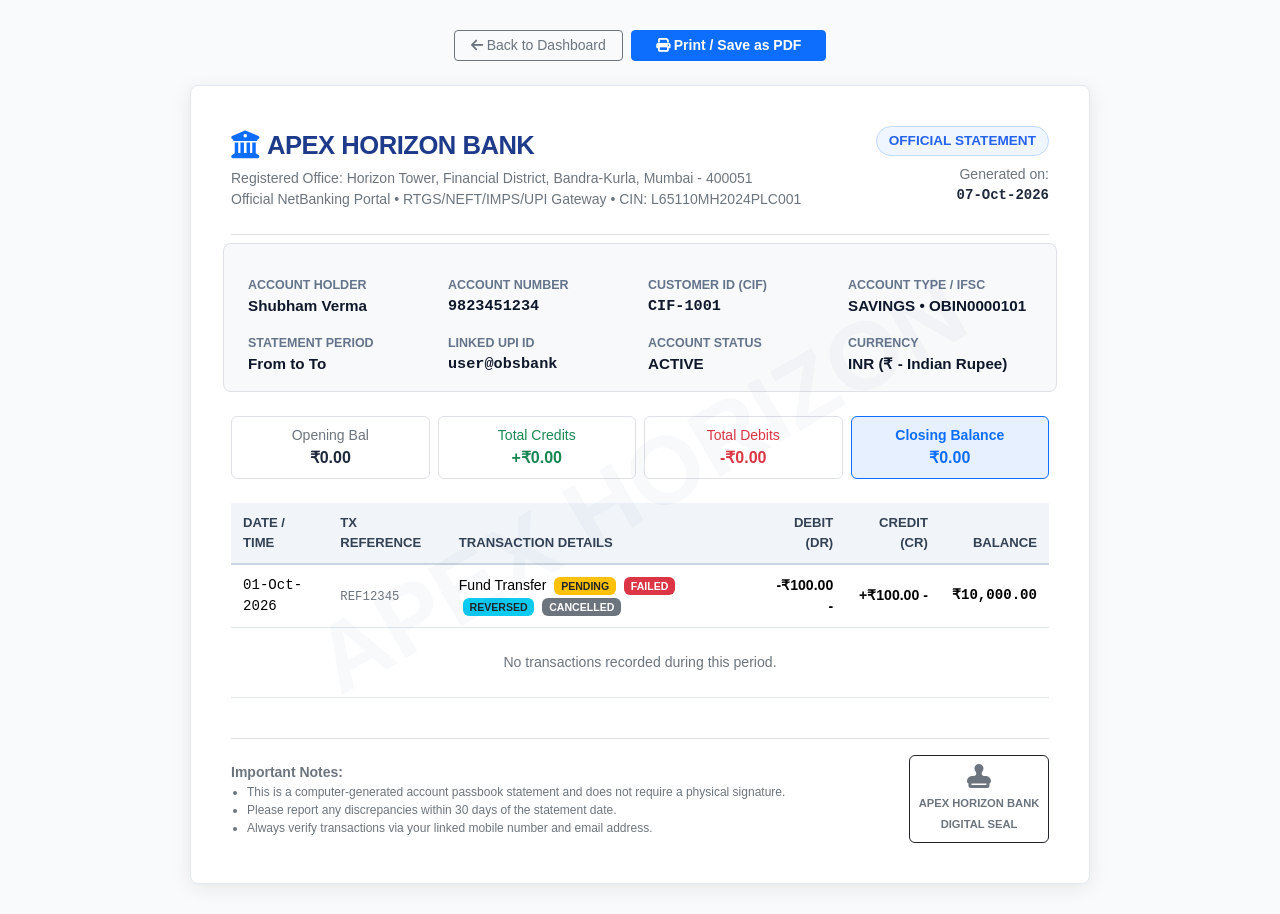
<file: src/main/resources/templates/statement.html>
<!DOCTYPE html>
<html xmlns:th="http://www.thymeleaf.org">
<head>
    <meta charset="UTF-8">
    <meta name="viewport" content="width=device-width, initial-scale=1.0">
    <title>Official Bank Statement - Apex Horizon Bank</title>
    <!-- Bootstrap 5 CSS -->
    <link href="https://cdn.jsdelivr.net/npm/bootstrap@5.3.0/dist/css/bootstrap.min.css" rel="stylesheet">
    <!-- FontAwesome -->
    <link href="https://cdnjs.cloudflare.com/ajax/libs/font-awesome/6.4.0/css/all.min.css" rel="stylesheet">
    <style>
        body {
            background-color: #f8fafc;
            color: #1e293b;
            font-family: 'Segoe UI', Tahoma, Geneva, Verdana, sans-serif;
            padding: 30px 15px;
        }
        .statement-sheet {
            background: #ffffff;
            max-width: 900px;
            margin: 0 auto;
            padding: 40px;
            border-radius: 8px;
            box-shadow: 0 4px 20px rgba(0,0,0,0.08);
            border: 1px solid #e2e8f0;
        }
        .bank-header-title {
            font-size: 1.6rem;
            font-weight: 800;
            color: #1e3a8a;
            letter-spacing: -0.5px;
        }
        .statement-badge {
            display: inline-block;
            background: #eff6ff;
            color: #2563eb;
            font-weight: 700;
            padding: 4px 12px;
            border-radius: 20px;
            font-size: 0.85rem;
            border: 1px solid #bfdbfe;
        }
        .info-label {
            font-size: 0.78rem;
            text-transform: uppercase;
            color: #64748b;
            font-weight: 600;
        }
        .info-value {
            font-size: 0.95rem;
            font-weight: 700;
            color: #0f172a;
        }
        .table-statement th {
            background: #f1f5f9;
            color: #334155;
            font-weight: 700;
            font-size: 0.82rem;
            text-transform: uppercase;
            border-bottom: 2px solid #cbd5e1;
            padding: 10px 12px;
        }
        .table-statement td {
            font-size: 0.88rem;
            padding: 10px 12px;
            border-bottom: 1px solid #e2e8f0;
            vertical-align: middle;
        }
        .cr-text {
            color: #16a34a;
            font-weight: 700;
        }
        .dr-text {
            color: #dc2626;
            font-weight: 700;
        }
        .watermark {
            position: absolute;
            top: 50%;
            left: 50%;
            transform: translate(-50%, -50%) rotate(-30deg);
            font-size: 6rem;
            color: rgba(30, 58, 138, 0.03);
            font-weight: 900;
            pointer-events: none;
            white-space: nowrap;
        }
        @media print {
            body {
                background: #ffffff;
                padding: 0;
            }
            .statement-sheet {
                box-shadow: none;
                border: none;
                padding: 20px 0;
                max-width: 100%;
            }
            .no-print {
                display: none !important;
            }
        }
    </style>
</head>
<body>

<div class="container mb-4 text-center no-print">
    <div class="d-inline-flex gap-2">
        <a th:href="@{/dashboard}" class="btn btn-outline-secondary btn-sm px-3">
            <i class="fa-solid fa-arrow-left me-1"></i>Back to Dashboard
        </a>
        <button onclick="window.print()" class="btn btn-primary btn-sm px-4 fw-bold">
            <i class="fa-solid fa-print me-1"></i>Print / Save as PDF
        </button>
    </div>
</div>

<div class="statement-sheet position-relative">
    <div class="watermark">APEX HORIZON</div>

    <!-- Header -->
    <div class="d-flex justify-content-between align-items-start border-bottom pb-4 mb-4">
        <div>
            <div class="d-flex align-items-center gap-2 mb-1">
                <i class="fa-solid fa-building-columns fs-3 text-primary"></i>
                <span class="bank-header-title">APEX HORIZON BANK</span>
            </div>
            <div class="small text-secondary">
                Registered Office: Horizon Tower, Financial District, Bandra-Kurla, Mumbai - 400051<br>
                Official NetBanking Portal • RTGS/NEFT/IMPS/UPI Gateway • CIN: L65110MH2024PLC001
            </div>
        </div>
        <div class="text-end">
            <span class="statement-badge mb-2">OFFICIAL STATEMENT</span>
            <div class="small text-secondary">Generated on:</div>
            <div class="fw-bold font-monospace small" th:text="${#temporals.format(#temporals.createNow(), 'dd-MMM-yyyy HH:mm')}">07-Oct-2026</div>
        </div>
    </div>

    <!-- Customer & Account Details Grid -->
    <div class="row g-3 p-3 bg-light rounded-3 border mb-4">
        <div class="col-sm-6 col-md-3">
            <div class="info-label">Account Holder</div>
            <div class="info-value text-truncate" th:text="${report.user.fullName != null ? report.user.fullName : report.user.username}">Shubham Verma</div>
        </div>
        <div class="col-sm-6 col-md-3">
            <div class="info-label">Account Number</div>
            <div class="info-value font-monospace" th:text="${report.account.accountNumber}">9823451234</div>
        </div>
        <div class="col-sm-6 col-md-3">
            <div class="info-label">Customer ID (CIF)</div>
            <div class="info-value font-monospace" th:text="${'CIF-' + (report.user.id != null ? (report.user.id < 10 ? '100' + report.user.id : '10' + report.user.id) : '1001')}">CIF-1001</div>
        </div>
        <div class="col-sm-6 col-md-3">
            <div class="info-label">Account Type / IFSC</div>
            <div class="info-value"><span th:text="${report.account.accountType}">SAVINGS</span> • <span th:text="${report.account.ifscCode}">OBIN0000101</span></div>
        </div>
        <div class="col-sm-6 col-md-3">
            <div class="info-label">Statement Period</div>
            <div class="info-value"><span th:text="${report.fromDate}">From</span> to <span th:text="${report.toDate}">To</span></div>
        </div>
        <div class="col-sm-6 col-md-3">
            <div class="info-label">Linked UPI ID</div>
            <div class="info-value font-monospace" th:text="${report.account.upiId}">user@obsbank</div>
        </div>
        <div class="col-sm-6 col-md-3">
            <div class="info-label">Account Status</div>
            <div class="info-value">
                <span th:class="${report.account.status.name() == 'ACTIVE' ? 'badge bg-success' : 'badge bg-danger'}" th:text="${report.account.status}">ACTIVE</span>
            </div>
        </div>
        <div class="col-sm-6 col-md-3">
            <div class="info-label">Currency</div>
            <div class="info-value">INR (₹ - Indian Rupee)</div>
        </div>
    </div>

    <!-- Balance Summary Badges -->
    <div class="row g-2 mb-4 text-center">
        <div class="col-3">
            <div class="p-2 border rounded bg-white">
                <div class="small text-secondary">Opening Bal</div>
                <div class="fw-bold">₹<span th:text="${#numbers.formatDecimal(report.openingBalance, 1, 'COMMA', 2, 'POINT')}">0.00</span></div>
            </div>
        </div>
        <div class="col-3">
            <div class="p-2 border rounded bg-white">
                <div class="small text-success">Total Credits</div>
                <div class="fw-bold text-success">+₹<span th:text="${#numbers.formatDecimal(report.totalCredits, 1, 'COMMA', 2, 'POINT')}">0.00</span></div>
            </div>
        </div>
        <div class="col-3">
            <div class="p-2 border rounded bg-white">
                <div class="small text-danger">Total Debits</div>
                <div class="fw-bold text-danger">-₹<span th:text="${#numbers.formatDecimal(report.totalDebits, 1, 'COMMA', 2, 'POINT')}">0.00</span></div>
            </div>
        </div>
        <div class="col-3">
            <div class="p-2 border rounded bg-primary bg-opacity-10 border-primary">
                <div class="small text-primary fw-bold">Closing Balance</div>
                <div class="fw-bold text-primary">₹<span th:text="${#numbers.formatDecimal(report.closingBalance, 1, 'COMMA', 2, 'POINT')}">0.00</span></div>
            </div>
        </div>
    </div>

    <!-- Transactions Table -->
    <div class="table-responsive mb-4">
        <table class="table table-statement w-100">
            <thead>
            <tr>
                <th>Date / Time</th>
                <th>Tx Reference</th>
                <th>Transaction Details</th>
                <th class="text-end">Debit (Dr)</th>
                <th class="text-end">Credit (Cr)</th>
                <th class="text-end">Balance</th>
            </tr>
            </thead>
            <tbody>
            <tr th:each="item : ${report.items}">
                <td class="font-monospace small" th:text="${item.date}">01-Oct-2026</td>
                <td><span class="font-monospace small text-secondary" th:text="${#strings.abbreviate(item.reference, 12)}">REF12345</span></td>
                <td>
                    <span th:text="${item.description}">Fund Transfer</span>
                    <span th:if="${item.status == 'PENDING'}" class="badge bg-warning text-dark ms-1">PENDING</span>
                    <span th:if="${item.status == 'FAILED'}" class="badge bg-danger ms-1">FAILED</span>
                    <span th:if="${item.status == 'REVERSED'}" class="badge bg-info text-dark ms-1">REVERSED</span>
                    <span th:if="${item.status == 'CANCELLED'}" class="badge bg-secondary ms-1">CANCELLED</span>
                </td>
                <td class="text-end dr-text">
                    <span th:if="${item.debit != null}">-₹<span th:text="${#numbers.formatDecimal(item.debit, 1, 'COMMA', 2, 'POINT')}">100.00</span></span>
                    <span th:if="${item.debit == null}">-</span>
                </td>
                <td class="text-end cr-text">
                    <span th:if="${item.credit != null}">+₹<span th:text="${#numbers.formatDecimal(item.credit, 1, 'COMMA', 2, 'POINT')}">100.00</span></span>
                    <span th:if="${item.credit == null}">-</span>
                </td>
                <td class="text-end fw-bold font-monospace">
                    ₹<span th:text="${#numbers.formatDecimal(item.runningBalance, 1, 'COMMA', 2, 'POINT')}">10,000.00</span>
                </td>
            </tr>
            <tr th:if="${#lists.isEmpty(report.items)}">
                <td colspan="6" class="text-center py-4 text-secondary">
                    No transactions recorded during this period.
                </td>
            </tr>
            </tbody>
        </table>
    </div>

    <!-- Footer Disclaimer -->
    <div class="border-top pt-3 text-secondary small">
        <div class="d-flex justify-content-between align-items-center">
            <div>
                <strong>Important Notes:</strong>
                <ul class="mb-0 ps-3" style="font-size: 0.75rem;">
                    <li>This is a computer-generated account passbook statement and does not require a physical signature.</li>
                    <li>Please report any discrepancies within 30 days of the statement date.</li>
                    <li>Always verify transactions via your linked mobile number and email address.</li>
                </ul>
            </div>
            <div class="text-end ps-3">
                <div class="border border-dark p-2 text-center rounded d-inline-block" style="min-width: 140px;">
                    <i class="fa-solid fa-stamp text-secondary fs-4 d-block mb-1"></i>
                    <span style="font-size: 0.7rem; font-weight: 700; text-transform: uppercase;">Apex Horizon Bank<br>Digital Seal</span>
                </div>
            </div>
        </div>
    </div>
</div>

</body>
</html>
</file>
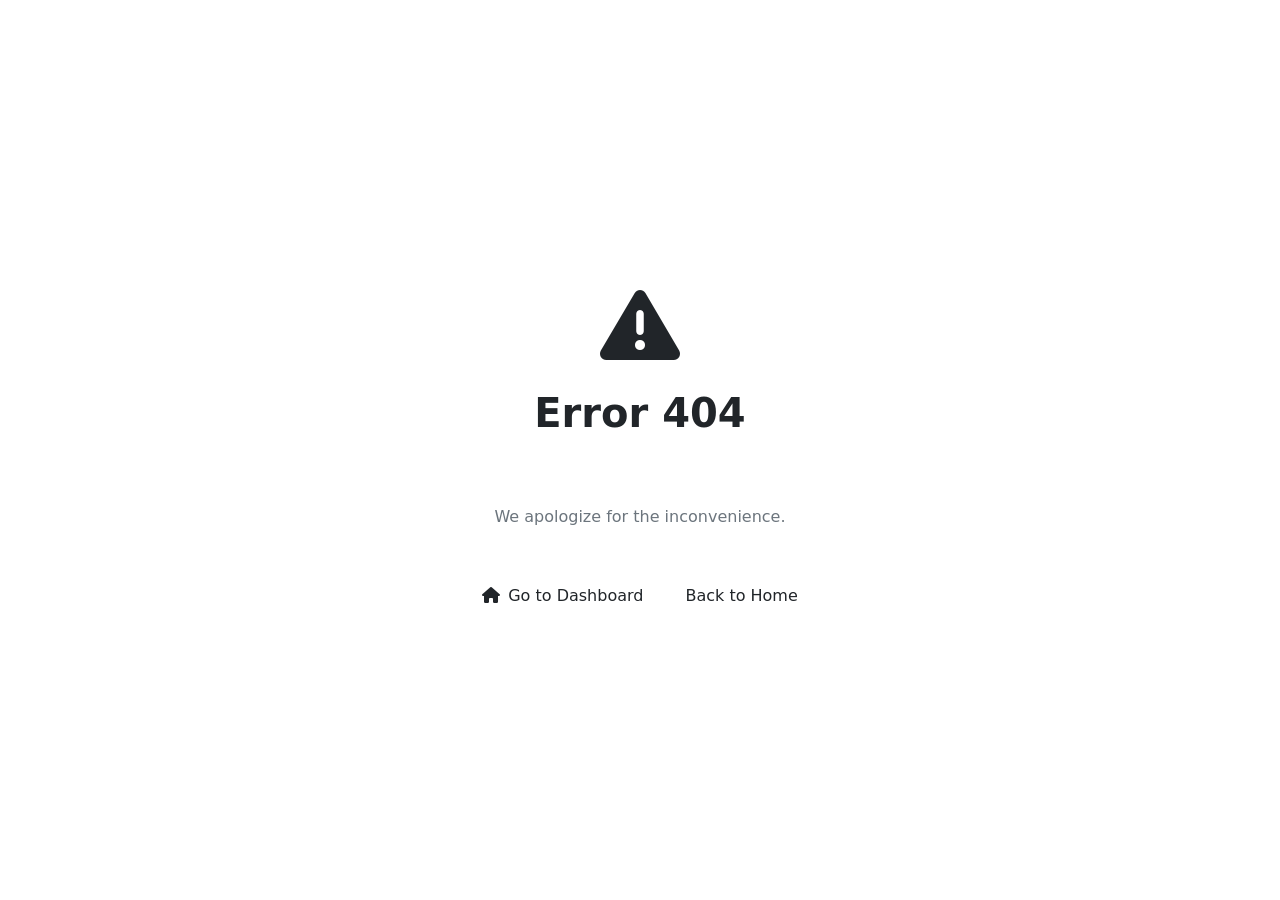
<file: src/main/resources/templates/error/generic.html>
<!DOCTYPE html>
<html xmlns:th="http://www.thymeleaf.org">
<head>
    <meta charset="UTF-8">
    <meta name="viewport" content="width=device-width, initial-scale=1.0">
    <title>Error - Apex Horizon Bank</title>
    <!-- Bootstrap 5 CSS -->
    <link href="https://cdn.jsdelivr.net/npm/bootstrap@5.3.0/dist/css/bootstrap.min.css" rel="stylesheet">
    <!-- FontAwesome for Icons -->
    <link href="https://cdnjs.cloudflare.com/ajax/libs/font-awesome/6.4.0/css/all.min.css" rel="stylesheet">
    <!-- Custom Design CSS -->
    <link rel="stylesheet" th:href="@{/css/style.css}">
</head>
<body class="d-flex align-items-center justify-content-center" style="min-height: 100vh;">

    <div class="container text-center animate-fade-in" style="max-width: 500px;">
        <i class="fa-solid fa-triangle-exclamation text-gradient display-1 mb-4"></i>
        <h1 class="fw-bold mb-3" th:text="${status != null ? 'Error ' + status : 'Error'}">Error 404</h1>
        <h4 class="text-white mb-4" th:text="${error != null ? error : 'Something went wrong'}">Page Not Found</h4>
        <p class="text-secondary mb-5" th:text="${message != null ? message : 'The page or resource you are looking for could not be found or processed.'}">We apologize for the inconvenience.</p>
        
        <div class="d-flex justify-content-center gap-3">
            <a th:href="@{/dashboard}" class="btn btn-primary-custom"><i class="fa-solid fa-house me-2"></i>Go to Dashboard</a>
            <a th:href="@{/}" class="btn btn-secondary-custom">Back to Home</a>
        </div>
    </div>

    <!-- Bootstrap JS -->
    <script src="https://cdn.jsdelivr.net/npm/bootstrap@5.3.0/dist/js/bootstrap.bundle.min.js"></script>
</body>
</html>
</file>
